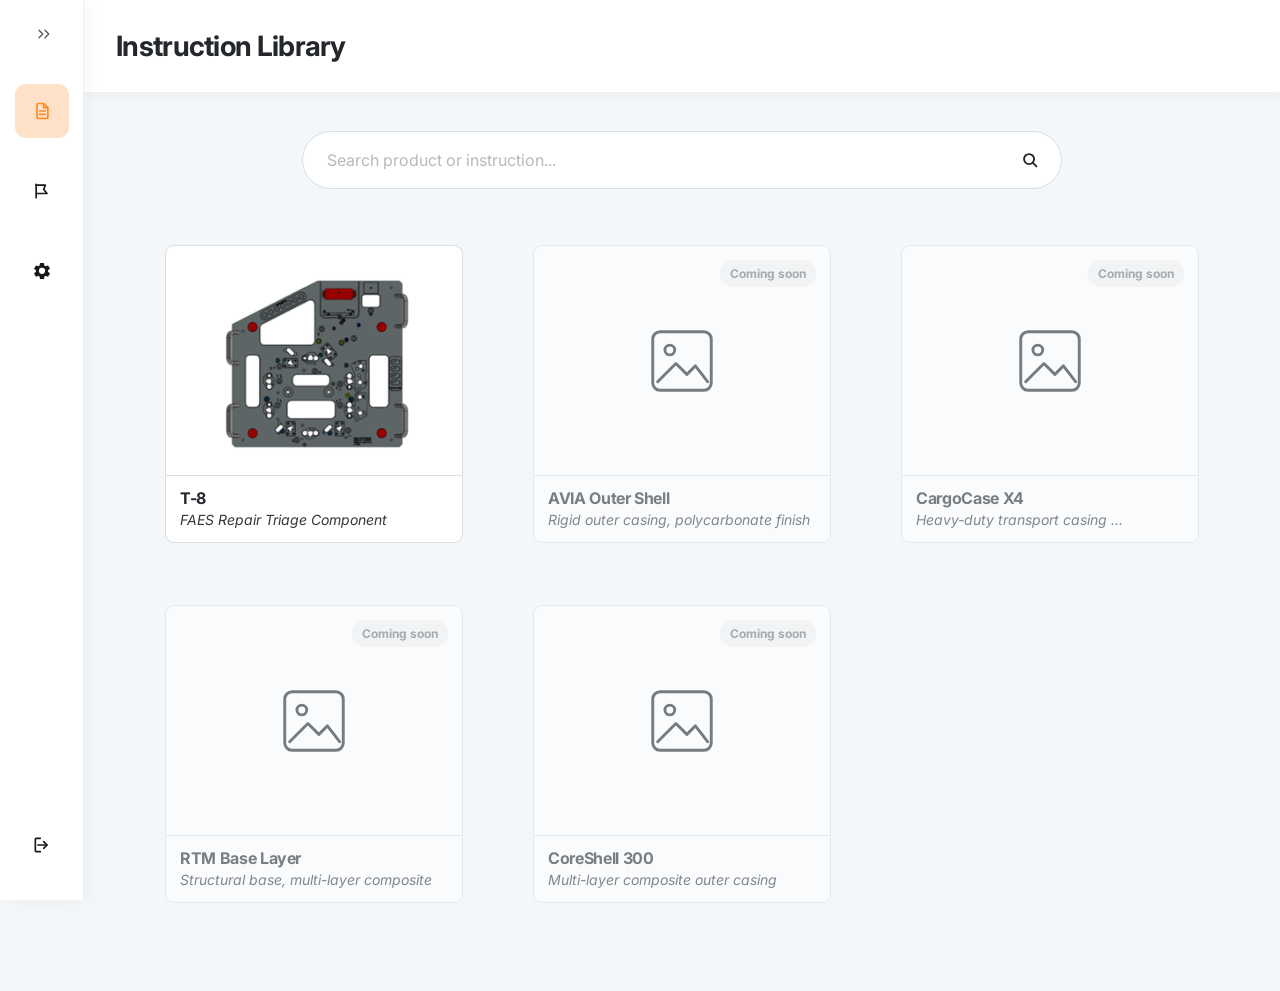
<file: index.html>
<!DOCTYPE html>
<html lang="en">
<head>
  <meta charset="UTF-8">
  <meta name="viewport" content="width=device-width, initial-scale=1.0">

  <title>Instruction Library | FAES Operator Platform</title>

  <link rel="preconnect" href="https://fonts.googleapis.com">
  <link rel="preconnect" href="https://fonts.gstatic.com" crossorigin>
  <link
    href="https://fonts.googleapis.com/css2?family=Inter:ital,wght@0,400;0,500;0,600;0,700;1,400;1,500&display=swap"
    rel="stylesheet"
  >

  <link rel="stylesheet" href="css/styles.css">
</head>

<body>
  <div class="app-shell">

    <aside class="sidebar" aria-label="Primary navigation">
        <button
            class="sidebar-collapse-button"
            type="button"
            aria-label="Close navigation"
            aria-expanded="true"
        >
            <svg viewBox="0 0 24 24" aria-hidden="true">
                <path d="M16 7L11 12L16 17"></path>
                <path d="M8 7L3 12L8 17"></path>
            </svg>
        </button>
        
        <div class="sidebar-brand">
            <img
                src="assets/images/faes-logo.png"
                alt="FAES logo"
                class="sidebar-logo"
            >

            <div class="sidebar-user">
                <strong>FAES</strong>
                <span>John Doe</span>
            </div>


        </div>

        <nav class="sidebar-navigation">
            <div class="sidebar-group">
                <span class="sidebar-section-label">OVERVIEW</span>

                <a class="sidebar-link sidebar-link--active" href="index.html">
                    <svg viewBox="0 0 24 24" aria-hidden="true">
                        <path d="M7 3H14L19 8V20C19 20.55 18.55 21 18 21H7C6.45 21 6 20.55 6 20V4C6 3.45 6.45 3 7 3Z"></path>
                        <path d="M14 3V8H19"></path>
                        <path d="M9 12H16"></path>
                        <path d="M9 16H16"></path>
                    </svg>

                    <span>Instruction Library</span>
                </a>
            </div>

            <div class="sidebar-group">
                <span class="sidebar-section-label">REPORTS</span>

                <a class="sidebar-link" href="reports.html">
                    <svg viewBox="0 0 24 24" aria-hidden="true">
                        <path d="M5 4V20"></path>
                        <path d="M5 5H16L14 10L18 15H5"></path>
                    </svg>

                    <span>My Reports</span>
                </a>
            </div>

            <div class="sidebar-group">
                <span class="sidebar-section-label">SETTINGS</span>

                <a class="sidebar-link" href="#">
                    <svg viewBox="0 0 24 24" aria-hidden="true">
                        <path
                            fill="currentColor"
                            stroke="none"
                            d="M19.14 12.94c.04-.31.06-.62.06-.94s-.02-.63-.07-.94l2.03-1.58a.5.5 0 0 0 .12-.64l-1.92-3.32a.5.5 0 0 0-.61-.22l-2.39.96a7.2 7.2 0 0 0-1.62-.94L14.5 2.81A.5.5 0 0 0 14 2.4h-4a.5.5 0 0 0-.5.41L9.14 5.35c-.58.24-1.12.55-1.62.94l-2.39-.96a.5.5 0 0 0-.61.22L2.6 8.87a.5.5 0 0 0 .12.64l2.03 1.58c-.05.31-.08.63-.08.95s.03.64.08.95L2.72 14.57a.5.5 0 0 0-.12.64l1.92 3.32a.5.5 0 0 0 .61.22l2.39-.96c.5.39 1.04.7 1.62.94l.36 2.54c.04.24.25.42.5.42h4c.25 0 .46-.18.5-.42l.36-2.54c.58-.24 1.12-.55 1.62-.94l2.39.96a.5.5 0 0 0 .61-.22l1.92-3.32a.5.5 0 0 0-.12-.64l-2.03-1.57ZM12 15.5A3.5 3.5 0 1 1 12 8a3.5 3.5 0 0 1 0 7.5Z"
                        />
                    </svg>

 
 

                    <span>Settings</span>
                </a>
            </div>
        </nav>

        <a class="sidebar-link sidebar-link--logout" href="#">
            <svg viewBox="0 0 24 24" aria-hidden="true">
                <path d="M14 8L18 12L14 16"></path>
                <path d="M18 12H7"></path>
                <path d="M10 4H5C4.45 4 4 4.45 4 5V19C4 19.55 4.45 20 5 20H10"></path>
            </svg>

            <span>Log out</span>
        </a>
    </aside>

    <div class="main-area">
      <header class="top-header">
        <h1>Instruction Library</h1>
      </header>

      <main class="library-page">
        <section class="library-search-section" aria-label="Search instructions">
          <label class="search-field">
            <span class="visually-hidden">Search product or instruction</span>

            <input
                id="instruction-search"
                type="search"
                placeholder="Search product or instruction..."
                aria-label="Search product or instruction"                
            >

            <svg viewBox="0 0 24 24" aria-hidden="true">
              <circle cx="11" cy="11" r="5.5"></circle>
              <path d="M15.2 15.2L19 19"></path>
            </svg>
          </label>
        </section>

        <section class="instruction-grid" aria-label="Available instructions">

            <button
            class="instruction-card instruction-card--button"
            type="button"
            data-open-modal="instruction-preview"
            >
                <div class="instruction-card__image">
                    <img src="assets/images/t8.png" alt="T-8 repair triage component">
                </div>

                <div class="instruction-card__content">
                    <h2>T-8</h2>
                    <p>FAES Repair Triage Component</p>
                </div>
            </button>

            <article class="instruction-card instruction-card--disabled">
                <div class="instruction-card__image">
                <span class="instruction-card__badge">Coming soon</span>
                <svg class="placeholder-icon" viewBox="0 0 64 64" aria-hidden="true">
                    <rect x="8" y="8" width="48" height="48" rx="6"></rect>
                    <circle cx="22" cy="23" r="4"></circle>
                    <path d="M12 49L27 34L36 43L43 36L53 49"></path>
                </svg>
                </div>

                <div class="instruction-card__content">
                <h2>AVIA Outer Shell</h2>
                <p>Rigid outer casing, polycarbonate finish</p>
                </div>
            </article>


            <article class="instruction-card instruction-card--disabled">
                <div class="instruction-card__image">
                <span class="instruction-card__badge">Coming soon</span>
                <svg class="placeholder-icon" viewBox="0 0 64 64" aria-hidden="true">
                    <rect x="8" y="8" width="48" height="48" rx="6"></rect>
                    <circle cx="22" cy="23" r="4"></circle>
                    <path d="M12 49L27 34L36 43L43 36L53 49"></path>
                </svg>
                </div>

                <div class="instruction-card__content">
                <h2>CargoCase X4</h2>
                <p>Heavy-duty transport casing ...</p>
                </div>
            </article>

            <article class="instruction-card instruction-card--disabled">
                <div class="instruction-card__image">
                <span class="instruction-card__badge">Coming soon</span>
                <svg class="placeholder-icon" viewBox="0 0 64 64" aria-hidden="true">
                    <rect x="8" y="8" width="48" height="48" rx="6"></rect>
                    <circle cx="22" cy="23" r="4"></circle>
                    <path d="M12 49L27 34L36 43L43 36L53 49"></path>
                </svg>
                </div>

                <div class="instruction-card__content">
                <h2>RTM Base Layer</h2>
                <p>Structural base, multi-layer composite</p>
                </div>
            </article>

            <article class="instruction-card instruction-card--disabled">
                <div class="instruction-card__image">
                <span class="instruction-card__badge">Coming soon</span>
                <svg class="placeholder-icon" viewBox="0 0 64 64" aria-hidden="true">
                    <rect x="8" y="8" width="48" height="48" rx="6"></rect>
                    <circle cx="22" cy="23" r="4"></circle>
                    <path d="M12 49L27 34L36 43L43 36L53 49"></path>
                </svg>
                </div>

                <div class="instruction-card__content">
                <h2>CoreShell 300</h2>
                <p>Multi-layer composite outer casing</p>
                </div>
            </article>
        </section>
        <p class="search-empty-state" id="search-empty-state" hidden>
            No instructions found. Try a different search term.
        </p>
      </main>
    </div>

  </div>

  <dialog
  class="instruction-dialog instruction-preview-dialog"
  id="instruction-preview-dialog"
  aria-labelledby="instruction-preview-title"
>
  <div class="instruction-preview-dialog__content">
    <div class="instruction-preview-dialog__image">
      <img src="assets/images/t8.png" alt="T-8 repair triage component">
    </div>

    <div class="dialog-divider"></div>

        <div class="instruction-preview-dialog__details">
            <h2 id="instruction-preview-title">T-8</h2>
            <p class="instruction-preview-dialog__description">
                FAES Repair Triage Component
            </p>

            <div class="instruction-meta">
                <span><strong>Duration:</strong> 2h 18min</span>
                <span><strong>Steps:</strong> 27</span>
            </div>
        </div>

        <div class="dialog-divider"></div>

        <div class="dialog-actions">
            <button
                class="dialog-button dialog-button--secondary"
                type="button"
                id="close-preview-button"
            >
                Close
            </button>

            <button
                class="dialog-button dialog-button--primary"
                type="button"
                id="start-instruction-button"
            >
                Start
            </button>
        </div>
    </div>
</dialog>

<dialog
  class="instruction-dialog package-code-dialog"
  id="package-code-dialog"
  aria-labelledby="package-code-title"
>
    <div class="package-code-dialog__content">
        <h2 id="package-code-title">
        Please enter the code of the package you are working on:
        </h2>

        <label class="package-code-field">
            <span class="visually-hidden">Package code</span>

            <input
                id="package-code-input"
                type="text"
                placeholder="Type..."
                autocomplete="off"
            >
        </label>

        <p class="package-code-error" id="package-code-error" hidden>
        Enter a package code before continuing.
        </p>

        <div class="dialog-divider"></div>

        <div class="dialog-actions">
            <button
                class="dialog-button dialog-button--secondary"
                type="button"
                id="cancel-package-code-button"
            >
                Cancel
            </button>

            <button
                class="dialog-button dialog-button--primary"
                type="button"
                id="confirm-package-code-button"
            >
                Done
            </button>
        </div>
    </div>
</dialog>

  <script src="js/script.js"></script>
</body>
</html>
</file>
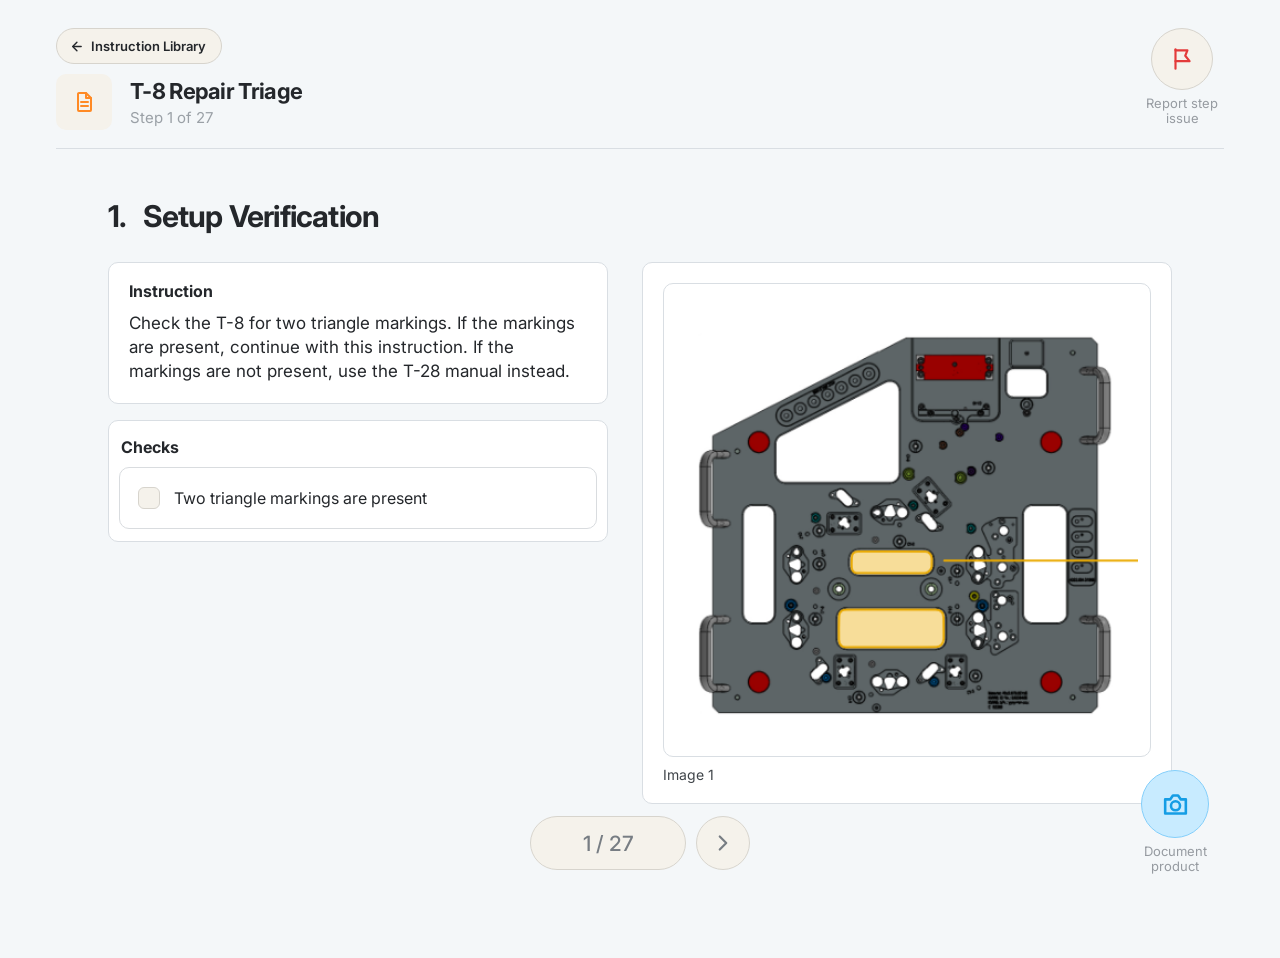
<file: instruction.html>
<!DOCTYPE html>
<html lang="en">
<head>
  <meta charset="UTF-8">
  <meta name="viewport" content="width=device-width, initial-scale=1.0">

  <title>T-8 Repair Triage | FAES Operator Platform</title>

  <link rel="preconnect" href="https://fonts.googleapis.com">
  <link rel="preconnect" href="https://fonts.gstatic.com" crossorigin>
  <link
    href="https://fonts.googleapis.com/css2?family=Inter:ital,wght@0,400;0,500;0,600;0,700;1,400;1,500&display=swap"
    rel="stylesheet"
  >

  <link rel="stylesheet" href="css/styles.css">
</head>

<body class="instruction-page">
  <div class="instruction-app">

    <div class="instruction-fixed-header">
      <header class="instruction-topbar">
        <button
          class="back-to-library-button"
          id="back-to-library-button"
          type="button"
        >
          <svg viewBox="0 0 24 24" aria-hidden="true">
            <path d="M14 6L8 12L14 18"></path>
            <path d="M9 12H20"></path>
          </svg>

          <span>Instruction Library</span>
        </button>

        <button
          class="report-step-issue-button"
          id="report-step-issue-button"
          type="button"
          aria-label="Report step issue"
        >
          <span class="report-step-issue-button__icon">
            <svg viewBox="0 0 24 24" aria-hidden="true">
              <path d="M6 3V21"></path>
              <path d="M6 4H17L15 9L19 14H6"></path>
            </svg>
          </span>

          <span>Report step<br>issue</span>
        </button>
      </header>

      <section class="instruction-heading">
        <div class="instruction-heading__icon">
          <svg viewBox="0 0 24 24" aria-hidden="true">
            <path d="M7 3H14L19 8V20C19 20.55 18.55 21 18 21H7C6.45 21 6 20.55 6 20V4C6 3.45 6.45 3 7 3Z"></path>
            <path d="M14 3V8H19"></path>
            <path d="M9 12H16"></path>
            <path d="M9 16H16"></path>
          </svg>
        </div>

        <div>
          <h1>T-8 Repair Triage</h1>
          <p id="instruction-step-label">Step 1 of 27</p>
        </div>
      </section>

      <div class="instruction-page-divider"></div>
    </div>

    <main class="instruction-main-content">
      <h2 class="instruction-step-title" id="instruction-step-title"></h2>

      <section
        class="instruction-step-layout instruction-step-layout--no-images"
        id="instruction-step-layout"
      >
        <div
          class="instruction-warning"
          id="instruction-warning"
          hidden
        ></div>

        <div class="instruction-step-primary">
          <article class="instruction-panel instruction-panel--instruction">
            <h3>Instruction</h3>

            <p id="instruction-text"></p>
          </article>

          <article class="instruction-panel instruction-panel--checks">
            <h3>Checks</h3>

            <div
              class="instruction-check-list"
              id="instruction-check-list"
            ></div>
          </article>
        </div>

        <aside
          class="instruction-image-panel"
          id="instruction-image-panel"
          hidden
        >
          <h3>Reference images</h3>

          <div
            class="instruction-image-list"
            id="instruction-image-list"
          ></div>
        </aside>
      </section>
    </main>

    <nav
      class="instruction-step-navigation"
      aria-label="Instruction navigation"
    >
      <button
        class="instruction-navigation-button"
        id="previous-step-button"
        type="button"
        aria-label="Previous step"
        hidden
      >
        <svg viewBox="0 0 24 24" aria-hidden="true">
          <path d="M15 6L9 12L15 18"></path>
        </svg>
      </button>

      <span class="instruction-step-counter" id="instruction-step-counter">
        1 / 27
      </span>

      <button
        class="instruction-navigation-button"
        id="next-step-button"
        type="button"
        aria-label="Next step"
      >
        <svg viewBox="0 0 24 24" aria-hidden="true">
          <path d="M9 6L15 12L9 18"></path>
        </svg>
      </button>
    </nav>

    <button
      class="document-product-button"
      id="document-product-button"
      type="button"
      aria-label="Document product"
    >
      <span class="document-product-button__icon">
        <svg viewBox="0 0 24 24" aria-hidden="true">
          <path d="M4 8H8L10 5H14L16 8H20V19H4Z"></path>
          <circle cx="12" cy="13" r="3.5"></circle>
        </svg>
      </span>

      <span>Document<br>product</span>
    </button>

    <dialog
      class="instruction-dialog leave-instruction-dialog"
      id="leave-instruction-dialog"
      aria-labelledby="leave-instruction-title"
    >
      <div class="leave-instruction-dialog__content">
        <h2 id="leave-instruction-title">Leave instruction?</h2>

        <p>
          Your progress in this instruction will not be saved.
        </p>

        <div class="dialog-divider"></div>

        <div class="dialog-actions">
          <button
            class="dialog-button dialog-button--secondary"
            type="button"
            id="stay-in-instruction-button"
          >
            Stay here
          </button>

          <button
            class="dialog-button dialog-button--primary"
            type="button"
            id="confirm-leave-instruction-button"
          >
            Leave instruction
          </button>
        </div>
      </div>
    </dialog>

  </div>
  <dialog class="issue-report-dialog" id="issue-report-dialog">
  <form class="issue-report-dialog__content" id="issue-report-form">
    <div class="issue-report-dialog__heading">
      <div class="issue-report-dialog__icon" aria-hidden="true">
        <svg viewBox="0 0 24 24">
          <path d="M5 3V21"></path>
          <path d="M5 4H16L14 8L18 12H5"></path>
        </svg>
      </div>

      <div>
        <h2>Issue Report</h2>
        <p>Found a problem with this step? Let us know so we can fix it.</p>
      </div>
    </div>

    <label class="issue-report-field">
      <span>Issue Title</span>
      <input
        type="text"
        id="issue-report-title"
        name="issue-title"
        placeholder="Type..."
        required
      />
    </label>

    <label class="issue-report-field">
      <span>Issue Description</span>
      <textarea
        id="issue-report-description"
        name="issue-description"
        placeholder="Type..."
        rows="4"
        required
      ></textarea>
    </label>

    <label class="issue-report-field">
      <span>Upload Image</span>

      <span class="issue-report-upload">
        <input
          type="file"
          id="issue-report-image"
          name="issue-image"
          accept="image/*"
        />

        <span class="issue-report-upload__content">
          <svg viewBox="0 0 24 24" aria-hidden="true">
            <rect x="3" y="5" width="18" height="14" rx="2"></rect>
            <circle cx="8" cy="10" r="1.5"></circle>
            <path d="M3 16L8 12L12 15L15 12L21 17"></path>
          </svg>

          <span id="issue-report-upload-text">Image</span>
        </span>
      </span>
    </label>

    <p class="issue-report-error" id="issue-report-error" hidden>
      Please complete the required fields.
    </p>

    <div class="issue-report-dialog__actions">
      <button
        class="issue-report-button issue-report-button--secondary"
        type="button"
        id="cancel-issue-report-button"
      >
        Cancel
      </button>

      <button
        class="issue-report-button issue-report-button--primary"
        type="submit"
      >
        Send issue report
      </button>
    </div>
  </form>
</dialog>

<div class="issue-report-toast" id="issue-report-toast" hidden>
  Issue report sent successfully.
</div>

<dialog
  class="product-documentation-dialog"
  id="product-documentation-dialog"
  aria-labelledby="product-documentation-title"
>
  <form
    class="product-documentation-dialog__content"
    id="product-documentation-form"
  >
    <div class="product-documentation-dialog__heading">
      <div class="product-documentation-dialog__icon" aria-hidden="true">
        <svg viewBox="0 0 24 24">
          <path d="M4 8H8L10 5H14L16 8H20V19H4Z"></path>
          <circle cx="12" cy="13" r="3.5"></circle>
        </svg>
      </div>

      <div>
        <h2 id="product-documentation-title">Document the product</h2>

        <p>
          Current product code:
          <strong id="documentation-package-code">—</strong>
        </p>
      </div>
    </div>

    <label class="product-documentation-field">
      <span>Upload image of the product</span>

      <span class="product-documentation-upload">
        <input
          type="file"
          id="product-documentation-image"
          accept="image/*"
          multiple
        />

        <span
          class="product-documentation-upload__placeholder"
          id="product-documentation-upload-placeholder"
        >
          <svg viewBox="0 0 24 24" aria-hidden="true">
            <rect x="3" y="5" width="18" height="14" rx="2"></rect>
            <circle cx="8" cy="10" r="1.5"></circle>
            <path d="M3 16L8 12L12 15L15 12L21 17"></path>
          </svg>

          <span>Image</span>
        </span>

        <span
        class="product-documentation-upload__previews"
        id="product-documentation-image-previews"
        hidden
        ></span>
      </span>
    </label>

    <label class="product-documentation-field">
      <span>Notes</span>

      <textarea
        id="product-documentation-notes"
        placeholder="Type..."
        rows="3"
      ></textarea>
    </label>

    <fieldset class="product-documentation-damage">
      <legend>Is there any damage on the product?</legend>

      <div class="product-documentation-damage__options">
        <label>
          <input
            type="radio"
            name="product-damage"
            value="yes"
            id="product-damage-yes"
          />
          <span>Yes</span>
        </label>

        <label>
          <input
            type="radio"
            name="product-damage"
            value="no"
            id="product-damage-no"
          />
          <span>No</span>
        </label>
      </div>
    </fieldset>

    <label
      class="product-documentation-field product-documentation-field--damage-description"
      id="product-damage-description-field"
      hidden
    >
      <span>Describe the damage</span>

      <textarea
        id="product-damage-description"
        placeholder="Type..."
        rows="3"
      ></textarea>
    </label>

    <p
      class="product-documentation-error"
      id="product-documentation-error"
      hidden
    >
      Please upload an image and select whether there is damage.
    </p>

    <div class="product-documentation-dialog__actions">
      <button
        class="product-documentation-button product-documentation-button--secondary"
        type="button"
        id="cancel-product-documentation-button"
      >
        Cancel
      </button>

      <button
        class="product-documentation-button product-documentation-button--primary"
        type="submit"
      >
        Save
      </button>
    </div>
  </form>
</dialog>

<div
  class="product-documentation-toast"
  id="product-documentation-toast"
  hidden
>
  Product documentation saved successfully.
</div>

  <script src="js/instruction-stepper.js"></script>
</body>
</html>
</file>
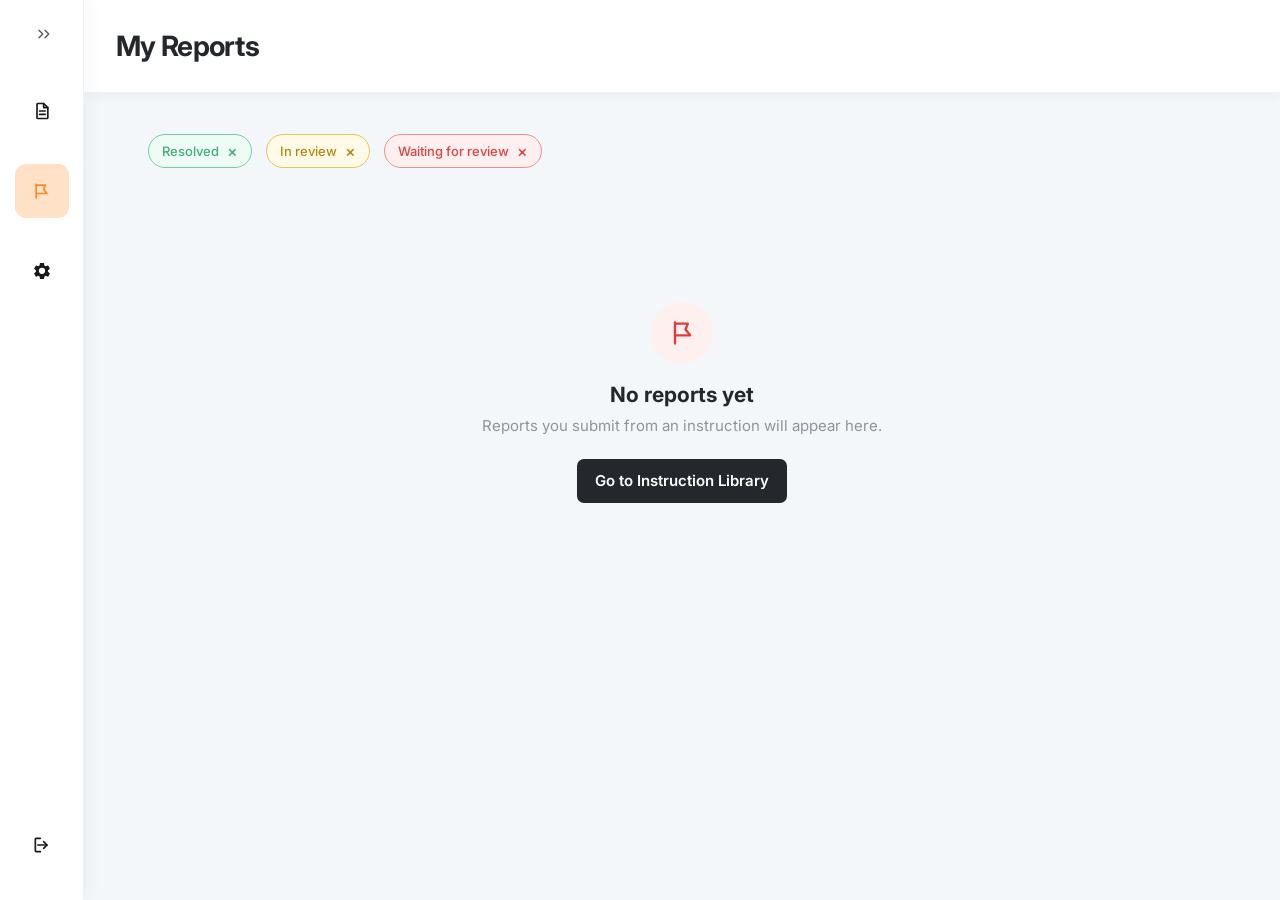
<file: reports.html>
<!DOCTYPE html>
<html lang="en">
<head>
  <meta charset="UTF-8">
  <meta name="viewport" content="width=device-width, initial-scale=1.0">

  <title>My Reports | FAES Operator Platform</title>

  <link rel="preconnect" href="https://fonts.googleapis.com">
  <link rel="preconnect" href="https://fonts.gstatic.com" crossorigin>
  <link
    href="https://fonts.googleapis.com/css2?family=Inter:ital,wght@0,400;0,500;0,600;0,700;1,400;1,500&display=swap"
    rel="stylesheet"
  >

  <link rel="stylesheet" href="css/styles.css">
</head>

<body>
  <div class="app-shell">

    <aside class="sidebar" aria-label="Primary navigation">
        <button
            class="sidebar-collapse-button"
            type="button"
            aria-label="Close navigation"
            aria-expanded="true"
        >
            <svg viewBox="0 0 24 24" aria-hidden="true">
                <path d="M16 7L11 12L16 17"></path>
                <path d="M8 7L3 12L8 17"></path>
            </svg>
        </button>
        
        <div class="sidebar-brand">
            <img
                src="assets/images/faes-logo.png"
                alt="FAES logo"
                class="sidebar-logo"
            >

            <div class="sidebar-user">
                <strong>FAES</strong>
                <span>John Doe</span>
            </div>


        </div>

        <nav class="sidebar-navigation">
            <div class="sidebar-group">
                <span class="sidebar-section-label">OVERVIEW</span>

                <a class="sidebar-link" href="index.html">
                    <svg viewBox="0 0 24 24" aria-hidden="true">
                        <path d="M7 3H14L19 8V20C19 20.55 18.55 21 18 21H7C6.45 21 6 20.55 6 20V4C6 3.45 6.45 3 7 3Z"></path>
                        <path d="M14 3V8H19"></path>
                        <path d="M9 12H16"></path>
                        <path d="M9 16H16"></path>
                    </svg>

                    <span>Instruction Library</span>
                </a>
            </div>

            <div class="sidebar-group">
                <span class="sidebar-section-label">REPORTS</span>

                <a class="sidebar-link sidebar-link--active" href="reports.html">
                    <svg viewBox="0 0 24 24" aria-hidden="true">
                        <path d="M5 4V20"></path>
                        <path d="M5 5H16L14 10L18 15H5"></path>
                    </svg>

                    <span>My Reports</span>
                </a>
            </div>

            <div class="sidebar-group">
                <span class="sidebar-section-label">SETTINGS</span>

                <a class="sidebar-link" href="#">
                    <svg viewBox="0 0 24 24" aria-hidden="true">
                        <path
                            fill="currentColor"
                            stroke="none"
                            d="M19.14 12.94c.04-.31.06-.62.06-.94s-.02-.63-.07-.94l2.03-1.58a.5.5 0 0 0 .12-.64l-1.92-3.32a.5.5 0 0 0-.61-.22l-2.39.96a7.2 7.2 0 0 0-1.62-.94L14.5 2.81A.5.5 0 0 0 14 2.4h-4a.5.5 0 0 0-.5.41L9.14 5.35c-.58.24-1.12.55-1.62.94l-2.39-.96a.5.5 0 0 0-.61.22L2.6 8.87a.5.5 0 0 0 .12.64l2.03 1.58c-.05.31-.08.63-.08.95s.03.64.08.95L2.72 14.57a.5.5 0 0 0-.12.64l1.92 3.32a.5.5 0 0 0 .61.22l2.39-.96c.5.39 1.04.7 1.62.94l.36 2.54c.04.24.25.42.5.42h4c.25 0 .46-.18.5-.42l.36-2.54c.58-.24 1.12-.55 1.62-.94l2.39.96a.5.5 0 0 0 .61-.22l1.92-3.32a.5.5 0 0 0-.12-.64l-2.03-1.57ZM12 15.5A3.5 3.5 0 1 1 12 8a3.5 3.5 0 0 1 0 7.5Z"
                        />
                    </svg>


                    <span>Settings</span>
                </a>
            </div>
        </nav>

        <a class="sidebar-link sidebar-link--logout" href="#">
            <svg viewBox="0 0 24 24" aria-hidden="true">
                <path d="M14 8L18 12L14 16"></path>
                <path d="M18 12H7"></path>
                <path d="M10 4H5C4.45 4 4 4.45 4 5V19C4 19.55 4.45 20 5 20H10"></path>
            </svg>

            <span>Log out</span>
        </a>
    </aside>

    <div class="main-area">
      <header class="top-header">
        <h1>My Reports</h1>
      </header>

        <main class="reports-page">
            <section class="reports-filters" aria-label="Filter reports by status">
                <button
                    class="report-filter report-filter--resolved"
                    type="button"
                    data-status-filter="Resolved"
                >
                    Resolved
                    <span aria-hidden="true">×</span>
                </button>

                <button
                    class="report-filter report-filter--review"
                    type="button"
                    data-status-filter="In review"
                >
                    In review
                    <span aria-hidden="true">×</span>
                </button>

                <button
                    class="report-filter report-filter--waiting"
                    type="button"
                    data-status-filter="Waiting for review"
                >
                    Waiting for review
                    <span aria-hidden="true">×</span>
                </button>
            </section>


            <section
                class="reports-grid"
                id="reports-grid"
                aria-live="polite"
            ></section>

            <section
                class="reports-empty-state"
                id="reports-empty-state"
                hidden
            >
                <div class="reports-empty-state__icon" aria-hidden="true">
                <svg viewBox="0 0 24 24">
                    <path d="M6 3V21"></path>
                    <path d="M6 4H17L15 9L19 14H6"></path>
                </svg>
                </div>

                <h2>No reports yet</h2>

                <p>
                Reports you submit from an instruction will appear here.
                </p>

                <a class="reports-empty-state__button" href="index.html">
                Go to Instruction Library
                </a>
            </section>
        </main>
    </div>

  </div>

 



  <script src="js/reports.js"></script>
</body>
</html>
</file>
<file: css/styles.css>
:root {
  --page-background: #f4f7f9;
  --surface: #ffffff;
  --border: #d9dee3;
  --text-primary: #24272b;
  --text-muted: #a4a9af;
  --accent: #ff8a24;
  --accent-soft: #fee1c7;

  --sidebar-width: 84px;
  --header-height: 92px;

  --page-horizontal-padding: 118px;
  --shadow: 0 5px 18px rgba(26, 36, 46, 0.05);
}

* {
  box-sizing: border-box;
  margin: 0;
  padding: 0;
}

html {
  min-width: 320px;
}

body {
  min-height: 100vh;
  font-family: "Inter", Arial, sans-serif;
  background-color: var(--page-background);
  color: var(--text-primary);
}

button,
input {
  font: inherit;
}

a {
  color: inherit;
  text-decoration: none;
}

svg {
  display: block;
}

.app-shell {
  min-height: 100vh;
  display: flex;
}

.sidebar {
  position: fixed;
  inset: 0 auto 0 0;
  width: var(--sidebar-width);
  min-height: 100vh;
  z-index: 10;

  display: flex;
  flex-direction: column;
  align-items: center;

  background-color: var(--surface);
  border-right: 1px solid #edf0f2;
  box-shadow: 4px 0 16px rgba(32, 42, 52, 0.04);
}

.sidebar-collapse-button {
  width: 100%;
  height: 68px;

  display: grid;
  place-items: center;

  border: 0;
  background: transparent;
  color: #53585e;
  cursor: pointer;
}

.sidebar-collapse-button svg {
  width: 18px;
  height: 18px;
  fill: none;
  stroke: currentColor;
  stroke-linecap: round;
  stroke-linejoin: round;
  stroke-width: 1.8;
}

.sidebar-navigation {
  display: flex;
  flex-direction: column;
  align-items: center;
  gap: 26px;
  margin-top: 16px;
}

.sidebar-link {
  width: 54px;
  height: 54px;
  border-radius: 11px;

  display: grid;
  place-items: center;

  color: #17191b;
}

.sidebar-link svg {
  width: 20px;
  height: 20px;
  fill: none;
  stroke: currentColor;
  stroke-linecap: round;
  stroke-linejoin: round;
  stroke-width: 2;
}

.sidebar-link--active {
  background-color: var(--accent-soft);
  color: var(--accent);
}

.sidebar-link--logout {
  margin-top: auto;
  margin-bottom: 28px;
}

.main-area {
  width: calc(100% - var(--sidebar-width));
  min-height: 100vh;
  margin-left: var(--sidebar-width);
}

.top-header {
  height: var(--header-height);
  display: flex;
  align-items: center;

  padding: 0 32px;

  background-color: var(--surface);
  box-shadow: 0 4px 12px rgba(33, 43, 54, 0.04);
}

.top-header h1 {
  font-size: 28px;
  font-weight: 700;
  letter-spacing: -0.7px;
}

.library-page {
  min-height: calc(100vh - var(--header-height));
  padding: 39px var(--page-horizontal-padding) 88px;
}

.library-search-section {
  display: flex;
  justify-content: center;
}

.search-field {
  width: min(760px, 100%);
  height: 58px;

  display: flex;
  align-items: center;
  gap: 16px;

  padding: 0 20px 0 24px;

  background-color: var(--surface);
  border: 1px solid var(--border);
  border-radius: 999px;
}

.search-field input {
  width: 100%;
  height: 100%;

  border: 0;
  outline: 0;
  background: transparent;

  font-size: 16px;
  color: var(--text-primary);
}

.search-field input::placeholder {
  color: #b5b9be;
}

.search-field svg {
  width: 22px;
  height: 22px;

  flex: 0 0 auto;
  fill: none;
  stroke: #202326;
  stroke-linecap: round;
  stroke-linejoin: round;
  stroke-width: 2;
}

.instruction-grid {
  margin-top: 56px;

  display: grid;
  grid-template-columns: repeat(3, 298px);
  justify-content: center;
  column-gap: 70px;
  row-gap: 62px;
}

.instruction-card {
  height: 298px;
  overflow: hidden;

  background-color: var(--surface);
  border: 1px solid var(--border);
  border-radius: 9px;
}

.instruction-card__image {
  height: 230px;

  display: grid;
  place-items: center;

  border-bottom: 1px solid var(--border);
}

.instruction-card__image img {
  display: block;
  max-width: 82%;
  max-height: 84%;
  object-fit: contain;
}

.placeholder-icon {
  width: 78px;
  height: 78px;

  fill: none;
  stroke: #202326;
  stroke-linecap: round;
  stroke-linejoin: round;
  stroke-width: 2.4;
}

.instruction-card__content {
  min-height: 68px;
  padding: 13px 14px 10px;
}

.instruction-card__content h2 {
  margin-bottom: 3px;

  font-size: 16px;
  font-weight: 700;
  line-height: 1.2;
  letter-spacing: -0.35px;
}

.instruction-card__content p {
  overflow: hidden;

  color: #33363a;

  font-size: 14px;
  font-style: italic;
  line-height: 1.3;
  text-overflow: ellipsis;
  white-space: nowrap;
}

@media (max-width: 1250px) {
  .instruction-grid {
    grid-template-columns: repeat(2, 298px);
  }
}

@media (max-width: 760px) {
  .instruction-grid {
    grid-template-columns: minmax(0, 298px);
    row-gap: 32px;
  }
}

.visually-hidden {
  position: absolute;
  width: 1px;
  height: 1px;
  overflow: hidden;
  clip: rect(0 0 0 0);
  white-space: nowrap;
}

@media (max-width: 900px) {
  :root {
    --page-horizontal-padding: 44px;
  }

  .top-header h1 {
    font-size: 27px;
  }
}

@media (max-width: 600px) {
  :root {
    --sidebar-width: 64px;
    --page-horizontal-padding: 20px;
  }

  .sidebar-link {
    width: 44px;
    height: 44px;
  }

  .top-header {
    padding: 0 22px;
  }

  .top-header h1 {
    font-size: 23px;
  }

  .search-field {
    height: 56px;
  }

  .search-field input {
    font-size: 15px;
  }
}

.sidebar {
  transition: width 220ms ease;
}

.sidebar--expanded {
  width: 228px;
  align-items: stretch;
  padding: 14px 10px 18px;
}

.sidebar--expanded + .main-area {
  width: calc(100% - 228px);
  margin-left: 228px;
  transition: margin-left 220ms ease, width 220ms ease;
}

.sidebar-brand {
  display: none;
}

.sidebar--expanded .sidebar-brand {
  display: flex;
  align-items: center;
  gap: 9px;
  min-height: 42px;
  padding: 0 8px;
}

.sidebar-logo {
  width: 40px;
  height: 40px;
  object-fit: contain;
}

.sidebar-user {
  display: flex;
  flex: 1;
  flex-direction: column;
  min-width: 0;
  gap: 1px;
}

.sidebar-user strong {
  font-size: 14px;
  font-weight: 700;
  line-height: 1.1;
}

.sidebar-user span {
  color: #9ba1a7;
  font-size: 12px;
  line-height: 1.1;
}

.sidebar--expanded .sidebar-collapse-button {
  width: 28px;
  height: 28px;
  flex: 0 0 auto;
  border-radius: 5px;
  color: #73787d;
}

.sidebar--expanded .sidebar-collapse-button svg {
  width: 15px;
  height: 15px;
}

.sidebar--expanded .sidebar-navigation {
  display: flex;
  flex-direction: column;
  align-items: stretch;
  gap: 36px;
  margin-top: 32px;
}


.sidebar--expanded .sidebar-group {
  display: flex;
  flex-direction: column;
  gap: 12px;
}

.sidebar--expanded .sidebar-section-label {
  display: block;
  padding: 0 10px;

  color: #a4a9af;
  font-size: 10px;
  font-weight: 500;
  letter-spacing: 0.04em;
  line-height: 1;
}

.sidebar--expanded .sidebar-link {
  width: 100%;
  height: 36px;

  display: flex;
  align-items: center;
  justify-content: flex-start;
  gap: 10px;

  padding: 0 10px;
  border-radius: 7px;

  font-size: 14px;
  font-weight: 500;
  line-height: 1;
}

.sidebar--expanded .sidebar-link svg {
  width: 17px;
  height: 17px;
  flex: 0 0 auto;
}

.sidebar--expanded .sidebar-link span {
  white-space: nowrap;
}

.sidebar--expanded .sidebar-link--active {
  margin-top: 0;
  background-color: var(--accent-soft);
  color: var(--accent);
}

.sidebar-section-label {
  display: none;
}









.sidebar--expanded .sidebar-link span {
  white-space: nowrap;
}

.sidebar--expanded .sidebar-link svg {
  width: 17px;
  height: 17px;
  flex: 0 0 auto;
}

.sidebar--expanded .sidebar-link span {
  display: inline;
}



.sidebar--expanded .sidebar-link--logout {
  margin: auto 0 0;
}

.sidebar:not(.sidebar--expanded) .sidebar-link span,
.sidebar:not(.sidebar--expanded) .sidebar-brand,
.sidebar:not(.sidebar--expanded) .sidebar-section-label {
  display: none;
}

.main-area {
  transition: margin-left 220ms ease, width 220ms ease;
}

.sidebar--expanded .sidebar-collapse-button {
  position: absolute;
  top: 16px;
  right: 12px;
}

.sidebar--expanded .sidebar-brand {
  padding-right: 40px;
}

.sidebar:not(.sidebar--expanded) .sidebar-collapse-button svg {
  transform: rotate(180deg);
}

.sidebar-collapse-button svg {
  transition: transform 220ms ease;
}


.search-empty-state {
  margin-top: 56px;
  text-align: center;
  color: var(--text-muted);
  font-size: 16px;
}

.instruction-card[hidden] {
  display: none;
}


.instruction-card--button {
  width: 100%;
  padding: 0;

  color: inherit;
  text-align: left;
  font: inherit;

  cursor: pointer;
}

.instruction-card--button:hover {
  border-color: #cdd3d9;
  box-shadow: 0 8px 20px rgba(26, 36, 46, 0.08);
}

.instruction-dialog {
  width: min(760px, calc(100vw - 40px));
  max-height: calc(100vh - 40px);

  margin: auto;
  padding: 0;

  overflow: auto;

  border: 0;
  border-radius: 12px;

  background-color: var(--surface);
  box-shadow: 0 24px 80px rgba(0, 0, 0, 0.28);
}

.instruction-dialog::backdrop {
  background-color: rgba(19, 22, 26, 0.76);
}

.instruction-preview-dialog__content {
  padding: 30px 42px 34px;
}

.instruction-preview-dialog__image {
  height: 250px;

  display: grid;
  place-items: center;
}

.instruction-preview-dialog__image img {
  display: block;

  max-width: 68%;
  max-height: 90%;

  object-fit: contain;
}

.dialog-divider {
  height: 1px;
  background-color: var(--border);
}

.instruction-preview-dialog__details {
  padding: 22px 0;
}

.instruction-preview-dialog__details h2 {
  margin-bottom: 4px;

  font-size: 20px;
  font-weight: 700;
}

.instruction-preview-dialog__description {
  margin-bottom: 12px;

  font-size: 16px;
  font-style: italic;
}

.instruction-meta {
  display: flex;
  flex-wrap: wrap;
  gap: 12px;
}

.instruction-meta span {
  padding: 6px 10px;

  border-radius: 7px;
  background-color: #dfe2e5;

  font-size: 14px;
  line-height: 1;
}

.dialog-actions {
  display: grid;
  grid-template-columns: repeat(2, minmax(0, 1fr));
  gap: 16px;

  padding-top: 22px;
}

.dialog-button {
  min-height: 52px;

  border-radius: 7px;

  font-size: 18px;
  font-weight: 600;

  cursor: pointer;
}

.dialog-button--secondary {
  border: 1px solid #202326;
  background-color: var(--surface);
  color: var(--text-primary);
}

.dialog-button--primary {
  border: 1px solid var(--accent);
  background-color: var(--accent);
  color: #ffffff;
}

.package-code-dialog {
  width: min(724px, calc(100vw - 40px));
}

.package-code-dialog__content {
  padding: 36px 42px 34px;
}

.package-code-dialog__content h2 {
  margin-bottom: 22px;

  font-size: 18px;
  font-weight: 700;
  line-height: 1.35;
}

.package-code-field {
  display: block;
  margin-bottom: 20px;
}

.package-code-field input {
  width: 100%;
  height: 54px;

  padding: 0 18px;

  border: 1px solid var(--border);
  border-radius: 6px;
  outline: none;

  background-color: #f7f8f9;
  color: var(--text-primary);

  font-size: 16px;
}

.package-code-field input:focus {
  border-color: var(--accent);
  background-color: var(--surface);
}

.package-code-error {
  margin: -14px 0 20px;

  color: #c73b2f;
  font-size: 14px;
}

@media (max-width: 600px) {
  .instruction-preview-dialog__content,
  .package-code-dialog__content {
    padding: 28px 22px;
  }

  .instruction-preview-dialog__image {
    height: 240px;
  }

  .dialog-actions {
    grid-template-columns: 1fr;
    gap: 12px;
  }

  .dialog-button {
    min-height: 54px;
  }
}



/* ========================================
   INSTRUCTION STEPPER PAGE
======================================== */

body.instruction-page {
  min-height: 100vh;
  background-color: var(--page-background);
}

.instruction-app {
  position: relative;

  min-height: 100vh;
  padding: 28px 56px 34px;

  display: flex;
  flex-direction: column;
}
.instruction-fixed-header {
  position: fixed;
  top: 0;
  left: 0;
  right: 0;
  z-index: 30;

  padding: 28px 56px 0;

  background-color: var(--page-background);
}

.instruction-main-content {
  flex: 1;
  padding: 190px 52px 120px;
}

.instruction-topbar {
  height: 36px;
  display: flex;
  align-items: flex-start;
  
}

.back-to-library-button {
  min-height: 36px;
  padding: 0 15px 0 10px;

  display: inline-flex;
  align-items: center;
  gap: 7px;

  border: 1px solid #d7d4cd;
  border-radius: 999px;

  background-color: #f5f2eb;
  color: var(--text-primary);

  font-size: 13px;
  font-weight: 600;

  cursor: pointer;
}

.back-to-library-button svg {
  width: 17px;
  height: 17px;

  fill: none;
  stroke: currentColor;
  stroke-linecap: round;
  stroke-linejoin: round;
  stroke-width: 2;
}

.report-step-issue-button {
  position: absolute;
  top: 28px;
  right: 56px;

  width: 84px;

  display: flex;
  flex-direction: column;
  align-items: center;
  gap: 6px;

  border: 0;
  background: transparent;
  color: #969ba1;

  font-size: 13px;
  line-height: 1.15;
  text-align: center;

  cursor: pointer;
}

.report-step-issue-button__icon {
  width: 62px;
  height: 62px;

  display: grid;
  place-items: center;

  border: 1px solid #d7d4cd;
  border-radius: 50%;

  background-color: #f5f2eb;
  color: #e33b3b;
}

.report-step-issue-button svg {
  width: 26px;
  height: 26px;

  fill: none;
  stroke: currentColor;
  stroke-linecap: round;
  stroke-linejoin: round;
  stroke-width: 2;
}

.instruction-heading {
  margin-top: 10px;

  display: flex;
  align-items: center;
  gap: 18px;
}

.instruction-heading__icon {
  width: 56px;
  height: 56px;

  display: grid;
  place-items: center;

  border-radius: 10px;
  background-color: #f5f2eb;
  color: var(--accent);
}

.instruction-heading__icon svg {
  width: 24px;
  height: 24px;

  fill: none;
  stroke: currentColor;
  stroke-linecap: round;
  stroke-linejoin: round;
  stroke-width: 2;
}

.instruction-heading h1 {
  margin-bottom: 4px;

  font-size: 22px;
  font-weight: 700;
  letter-spacing: -0.7px;
}

.instruction-heading p {
  color: #9aa0a6;
  font-size: 15px;
}

.instruction-page-divider {
  height: 1px;
  margin-top: 18px;

  background-color: var(--border);
}

.instruction-main-content {
  flex: 1;
  padding: 170px 52px 120px;
}

.instruction-step-title {
  margin-bottom: 28px;

  font-size: 30px;
  font-weight: 700;
  letter-spacing: -0.8px;
}

.instruction-step-title span {
  margin-right: 10px;
}

.instruction-step-layout {
  display: grid;
  grid-template-columns: minmax(0, 500px) minmax(0, 1fr);
  grid-template-areas:
    "primary images";
  gap: 22px 34px;
  align-items: start;
}

.instruction-step-layout--has-warning {
  grid-template-areas:
    "warning images"
    "primary images";
}

.instruction-step-layout--no-images {
  grid-template-columns: minmax(0, 1fr);
  grid-template-areas:
    "primary";
}

.instruction-step-layout--no-images.instruction-step-layout--has-warning {
  grid-template-areas:
    "warning"
    "primary";
}

.instruction-step-primary {
  grid-area: primary;
  min-width: 0;

  display: flex;
  flex-direction: column;
  gap: 16px;
}

.instruction-step-layout--no-images .instruction-step-primary {
  grid-area: primary;

  width: 100%;
  max-width: 786px;
}

.instruction-panel {
  border: 1px solid var(--border);
  border-radius: 10px;

  background-color: var(--surface);
}

.instruction-panel h3,
.instruction-image-panel h3 {
  margin-bottom: 10px;

  font-size: 16px;
  font-weight: 700;
}

.instruction-panel--instruction {
  width: 100%;
  max-width: none;
  padding: 18px 20px 20px;
}

.instruction-step-layout--no-images .instruction-panel--instruction,
.instruction-step-layout--no-images .instruction-panel--checks {
  max-width: none;
}

.instruction-panel--instruction p {
  font-size: 17px;
  line-height: 1.42;
}

.instruction-panel--checks {
  width: 100%;
  max-width: none;
  padding: 16px 10px 12px;
}

.instruction-panel--checks h3 {
  padding: 0 2px;
}

.instruction-check-list {
  display: flex;
  flex-direction: column;
  gap: 12px;
}

.instruction-check {
  width: 100%;
  min-height: 62px;
  padding: 0 18px;

  display: flex;
  align-items: center;
  gap: 14px;

  border: 1px solid #d9dcdf;
  border-radius: 10px;

  background-color: var(--surface);
  color: var(--text-primary);

  font-size: 16px;
  line-height: 1.3;
  text-align: left;

  cursor: pointer;
  transition: background-color 160ms ease, border-color 160ms ease,
    color 160ms ease;
}

.instruction-check__box {
  width: 22px;
  height: 22px;
  flex: 0 0 auto;

  display: grid;
  place-items: center;

  border: 1px solid #d7d4cd;
  border-radius: 6px;

  background-color: #f5f2eb;
  color: #ffffff;
}

.instruction-check--completed {
  border-color: #a9e5c4;
  background-color: #eaf8f1;
  color: var(--text-primary);
}

.instruction-check--completed .instruction-check__box {
  border-color: #d7d4cd;
  background-color: #f5f2eb;
}

.instruction-check--completed .instruction-check__box::after {
  content: "✓";

  color: #24272b;
  font-size: 14px;
  font-weight: 700;
}

.instruction-warning {
  grid-area: warning;

  width: 100%;
  max-width: 500px;
  min-height: 62px;
  padding: 14px 20px;

  display: flex;
  align-items: center;
  gap: 18px;

  border: 1px solid #f4ca63;
  border-radius: 10px;

  background-color: #fff9e8;
  color: var(--text-primary);

  font-size: 16px;
  font-weight: 400;
  line-height: 1.15;
}

.instruction-warning__icon {
  width: 34px;
  height: 34px;
  flex: 0 0 auto;

  display: grid;
  place-items: center;

  color: #f8d46d;
}

.instruction-warning__icon svg {
  width: 34px;
  height: 34px;

  fill: currentColor;
  stroke: none;
}

.instruction-warning__icon svg path:nth-child(2) {
  fill: none;
  stroke: #ffffff;
  stroke-linecap: round;
  stroke-width: 2.2;
}

.instruction-warning__icon svg circle {
  fill: #ffffff;
}

.instruction-warning__text {
  max-width: 370px;
}

.instruction-image-panel {
  grid-area: images;
  min-width: 0;

  padding: 20px;

  display: flex;
  flex-direction: column;

  border: 1px solid var(--border);
  border-radius: 10px;

  background-color: var(--surface);
}

.instruction-image-list {
  width: 100%;
}
.instruction-image-list--single {
  display: block;
}

.instruction-image-list--multiple {
  display: grid;
  grid-template-columns: repeat(2, minmax(0, 1fr));
  gap: 18px;
  align-items: start;
}

.instruction-image-card {
  margin: 0;
  min-width: 0;
}

.instruction-image-card img {
  width: 100%;
  display: block;
  padding: 10px;
  border: 1px solid #d9dee3;
  border-radius: 10px;
  background-color: #ffffff;
  object-fit: contain;
}

.instruction-image-list--single .instruction-image-card img {
  width: 100%;
  max-height: 520px;
  min-height: 320px;
}

.instruction-image-list--multiple .instruction-image-card img {
  width: 100%;
  max-height: 240px;
  min-height: 180px;
}

.instruction-image-card figcaption {
  margin-top: 8px;
  font-size: 14px;
  color: #3f4449;
  line-height: 1.2;
}
.instruction-image-list--multiple
  .instruction-image-card:last-child:nth-child(odd) {
  grid-column: 1 / -1;
}
.instruction-image-card {
  min-width: 0;
  margin: 0;
}

.instruction-image-card img {
  width: 100%;
  min-height: 220px;
  max-height: 340px;

  display: block;

  padding: 12px;

  border: 1px solid #d9dee3;
  border-radius: 10px;

  background-color: #ffffff;

  object-fit: contain;
}

.instruction-image-card figcaption {
  margin-top: 10px;

  color: #3f4449;

  font-size: 14px;
  line-height: 1.2;
}

.instruction-image-list--single {
  grid-template-columns: minmax(0, 1fr);
}

.instruction-image-list--single .instruction-image-card img {
  min-height: 360px;
  max-height: 520px;
}

/* One reference image: show it large and centred */
.instruction-image-list:has(img:only-child) {
  grid-template-columns: minmax(0, 1fr);
  align-content: center;
}

.instruction-image-list:has(img:only-child) img {
  height: clamp(340px, 48vh, 520px);
  max-height: none;

  object-fit: contain;
}

.instruction-step-navigation {
  position: fixed;
  left: 50%;
  bottom: 26px;
  z-index: 20;

  min-height: 62px;

  display: flex;
  align-items: center;
  justify-content: center;
  gap: 10px;

  transform: translateX(-50%);
}

.instruction-navigation-button {
  width: 54px;
  height: 54px;

  display: grid;
  place-items: center;

  border: 1px solid #d7d4cd;
  border-radius: 50%;

  background-color: #f5f2eb;
  color: #777d83;

  cursor: pointer;
}

.instruction-navigation-button svg {
  width: 26px;
  height: 26px;

  fill: none;
  stroke: currentColor;
  stroke-linecap: round;
  stroke-linejoin: round;
  stroke-width: 2;
}

.instruction-step-counter {
  min-width: 156px;
  min-height: 54px;
  padding: 0 22px;

  display: grid;
  place-items: center;

  border: 1px solid #d7d4cd;
  border-radius: 999px;

  background-color: #f5f2eb;
  color: #777d83;

  font-size: 21px;
  font-weight: 500;
}

.document-product-button {
  position: fixed;
  right: 56px;
  bottom: 26px;
  z-index: 20;

  width: 98px;

  display: flex;
  flex-direction: column;
  align-items: center;
  gap: 6px;

  border: 0;
  background: transparent;
  color: #969ba1;

  font-size: 13px;
  line-height: 1.15;
  text-align: center;

  cursor: pointer;
}

.document-product-button__icon {
  width: 68px;
  height: 68px;

  display: grid;
  place-items: center;

  border: 1px solid #83cefa;
  border-radius: 50%;

  background-color: #c8ebff;
  color: #159de5;
}

.document-product-button svg {
  width: 31px;
  height: 31px;

  fill: none;
  stroke: currentColor;
  stroke-linecap: round;
  stroke-linejoin: round;
  stroke-width: 2;
}

.leave-instruction-dialog {
  width: min(580px, calc(100vw - 40px));
}

.leave-instruction-dialog__content {
  padding: 34px 38px 32px;
}

.leave-instruction-dialog__content h2 {
  margin-bottom: 10px;

  font-size: 21px;
  font-weight: 700;
}

.leave-instruction-dialog__content p {
  margin-bottom: 28px;

  color: #62676d;
  font-size: 16px;
  line-height: 1.45;
}

.leave-instruction-dialog .dialog-actions {
  padding-top: 22px;
}

@media (max-width: 1000px) {
  .instruction-app {
    padding: 30px 30px 28px;
  }

  .instruction-main-content {
    padding: 44px 20px 26px;
  }

  .instruction-step-layout {
    grid-template-columns: minmax(0, 1fr);
  }

  .instruction-image-panel {
    max-width: 620px;
  }

  .document-product-button {
    right: 30px;
    bottom: 28px;
  }
}

@media (max-width: 650px) {
  .instruction-app {
    padding: 22px 18px 24px;
  }

  .instruction-heading {
    gap: 12px;
  }

  .instruction-heading__icon {
    width: 48px;
    height: 48px;
  }

  .instruction-heading h1 {
    font-size: 23px;
  }

  .instruction-main-content {
    padding: 34px 0 24px;
  }

  .instruction-step-title {
    font-size: 25px;
  }

  .instruction-panel--instruction p,
  .instruction-check {
    font-size: 15px;
  }

  .instruction-step-counter {
    min-width: 132px;
    font-size: 18px;
  }

  .report-step-issue-button {
    width: 68px;
    font-size: 11px;
  }

  .report-step-issue-button__icon {
    width: 50px;
    height: 50px;
  }

 .document-product-button {
  position: fixed;
  right: 18px;
  bottom: 16px;
  z-index: 20;
}

  .leave-instruction-dialog__content {
    padding: 28px 22px;
  }
    .instruction-step-navigation {
    bottom: 18px;
  }

  .instruction-main-content {
    padding-bottom: 110px;
  }
}

.instruction-warning[hidden] {
  display: none;
}

.instruction-navigation-button--finish {
  width: auto;
  min-width: 118px;
  padding: 0 22px;

  border-color: #24272b;
  border-radius: 999px;

  background-color: #24272b;
  color: #ffffff;

  font-size: 18px;
  font-weight: 600;
}

.instruction-navigation-button[hidden] {
  display: none;
}

.instruction-image-panel[hidden] {
  display: none;
}
.instruction-image-panel h3 {
  display: none;
}



/* ========================================
   ISSUE REPORT MODAL
======================================== */

.issue-report-dialog {
  width: min(590px, calc(100vw - 40px));
  margin: auto;
  padding: 0;

  border: 0;
  border-radius: 12px;

  background-color: var(--surface);
  box-shadow: 0 24px 80px rgba(0, 0, 0, 0.28);
}

.issue-report-dialog::backdrop {
  background-color: rgba(19, 22, 26, 0.76);
}

.issue-report-dialog__content {
  padding: 42px 36px 34px;
}

.issue-report-dialog__heading {
  display: flex;
  align-items: center;
  gap: 14px;

  margin-bottom: 44px;
}

.issue-report-dialog__icon {
  width: 54px;
  height: 54px;
  flex: 0 0 auto;

  display: grid;
  place-items: center;

  border: 1px solid #ef4a4a;
  border-radius: 10px;

  background-color: #fff0f0;
  color: #e33b3b;
}

.issue-report-dialog__icon svg {
  width: 27px;
  height: 27px;

  fill: none;
  stroke: currentColor;
  stroke-linecap: round;
  stroke-linejoin: round;
  stroke-width: 2;
}

.issue-report-dialog__heading h2 {
  margin-bottom: 4px;

  font-size: 24px;
  font-weight: 700;
  letter-spacing: -0.5px;
}

.issue-report-dialog__heading p {
  color: #9aa0a6;

  font-size: 14px;
  line-height: 1.35;
}

.issue-report-field {
  display: block;
  margin-bottom: 20px;
}

.issue-report-field > span:first-child {
  display: block;
  margin-bottom: 9px;

  font-size: 16px;
  font-weight: 700;
}

.issue-report-field input[type="text"],
.issue-report-field textarea {
  width: 100%;

  border: 1px solid #d5d9dd;
  border-radius: 9px;
  outline: none;

  background-color: var(--surface);
  color: var(--text-primary);

  font-size: 16px;
}

.issue-report-field input[type="text"] {
  height: 44px;
  padding: 0 15px;
}

.issue-report-field textarea {
  min-height: 92px;
  padding: 13px 15px;

  resize: vertical;
  line-height: 1.4;
}

.issue-report-field input[type="text"]::placeholder,
.issue-report-field textarea::placeholder {
  color: #afb4b9;
}

.issue-report-field input[type="text"]:focus,
.issue-report-field textarea:focus {
  border-color: #24272b;
}

.issue-report-upload {
  position: relative;

  height: 64px;

  display: grid;
  place-items: center;

  overflow: hidden;

  border: 1px solid #d5d9dd;
  border-radius: 9px;

  background-color: #f7f8f9;

  cursor: pointer;
}

.issue-report-upload input[type="file"] {
  position: absolute;
  inset: 0;

  width: 100%;
  height: 100%;

  opacity: 0;
  cursor: pointer;
}

.issue-report-upload__content {
  display: flex;
  align-items: center;
  gap: 9px;

  color: #a6abb0;
  font-size: 16px;
}

.issue-report-upload__content svg {
  width: 22px;
  height: 22px;

  fill: none;
  stroke: currentColor;
  stroke-linecap: round;
  stroke-linejoin: round;
  stroke-width: 1.8;
}

.issue-report-error {
  margin: -6px 0 20px;

  color: #d53b3b;
  font-size: 14px;
}

.issue-report-dialog__actions {
  display: grid;
  grid-template-columns: repeat(2, minmax(0, 1fr));
  gap: 16px;

  margin-top: 18px;
  padding-top: 32px;

  border-top: 1px solid #e6e8ea;
}

.issue-report-button {
  min-height: 58px;

  border-radius: 7px;

  font-size: 18px;
  font-weight: 600;

  cursor: pointer;
}

.issue-report-button--secondary {
  border: 1px solid #24272b;

  background-color: var(--surface);
  color: var(--text-primary);
}

.issue-report-button--primary {
  border: 1px solid #24272b;

  background-color: #24272b;
  color: #ffffff;
}

.issue-report-button--secondary:hover {
  background-color: #f5f6f7;
}

.issue-report-button--primary:hover {
  background-color: #3b3f44;
}

.issue-report-toast {
  position: fixed;
  left: 50%;
  top: 24px;
  z-index: 50;

  padding: 14px 20px;

  transform: translateX(-50%);

  border-radius: 9px;

  background-color: #24272b;
  color: #ffffff;

  font-size: 15px;
  font-weight: 600;

  box-shadow: 0 10px 28px rgba(0, 0, 0, 0.18);
}

.issue-report-toast[hidden] {
  display: none;
}

@media (max-width: 600px) {
  .issue-report-dialog__content {
    padding: 30px 22px 24px;
  }

  .issue-report-dialog__heading {
    align-items: flex-start;
    margin-bottom: 32px;
  }

  .issue-report-dialog__heading h2 {
    font-size: 21px;
  }

  .issue-report-dialog__actions {
    grid-template-columns: 1fr;
  }
}


/* ========================================
   MY REPORTS PAGE
======================================== */

.reports-page {
  min-height: calc(100vh - var(--header-height));
  padding: 42px 64px 88px;
}

/* Status filters */

.reports-filters {
  display: flex;
  flex-wrap: wrap;
  justify-content: flex-start;
  gap: 14px;

  margin-bottom: 34px;
}

.report-filter {
  min-height: 34px;
  padding: 0 13px;

  display: inline-flex;
  align-items: center;
  gap: 8px;

  border-radius: 999px;

  background-color: transparent;

  font-size: 13px;
  font-weight: 500;

  cursor: pointer;
}

.report-filter span {
  font-size: 16px;
  line-height: 1;
}

.report-filter--resolved {
  border: 1px solid #73cfa2;
  background-color: #effcf5;
  color: #41ae7a;
}

.report-filter--review {
  border: 1px solid #e4c557;
  background-color: #fff9e8;
  color: #b28a12;
}

.report-filter--waiting {
  border: 1px solid #f28d8d;
  background-color: #fff0f0;
  color: #dd4343;
}

/* Later, when a filter is turned off */
.report-filter--inactive {
  opacity: 0.42;
}

/* Report cards */

.reports-grid {
  display: flex;
  flex-direction: column;
  gap: 18px;
}

.report-card {
  min-height: 92px;
  padding: 20px 28px;

  display: flex;
  align-items: center;
  justify-content: space-between;
  gap: 24px;

  border-radius: 10px;
  border-left: 4px solid #ef4a4a;

  background-color: var(--surface);
  box-shadow: var(--shadow);
}

.report-card--waiting {
  border-left-color: #ef4a4a;
}

.report-card--review {
  border-left-color: #dfb62f;
}

.report-card--resolved {
  border-left-color: #5ac58c;
}

.report-card__content {
  min-width: 0;
}

.report-card__title {
  margin-bottom: 6px;

  font-size: 18px;
  font-weight: 700;
  letter-spacing: -0.35px;
}

.report-card__meta {
  color: #a4a9af;

  font-size: 14px;
  line-height: 1.35;
}

.report-status {
  flex: 0 0 auto;

  padding: 7px 12px;

  border-radius: 999px;

  font-size: 13px;
  font-weight: 500;
  white-space: nowrap;
}

.report-status--waiting {
  background-color: #ffd8d8;
  color: #e14646;
}

.report-status--review {
  background-color: #fff4cd;
  color: #c59a20;
}

.report-status--resolved {
  background-color: #e8f9ef;
  color: #55bc86;
}

/* Empty state */

.reports-empty-state {
  max-width: 560px;
  margin: 100px auto 0;

  text-align: center;
}

.reports-empty-state__icon {
  width: 62px;
  height: 62px;
  margin: 0 auto 18px;

  display: grid;
  place-items: center;

  border-radius: 50%;

  background-color: #fff0f0;
  color: #e33b3b;
}

.reports-empty-state__icon svg {
  width: 28px;
  height: 28px;

  fill: none;
  stroke: currentColor;
  stroke-linecap: round;
  stroke-linejoin: round;
  stroke-width: 2;
}

.reports-empty-state h2 {
  margin-bottom: 8px;

  font-size: 21px;
  font-weight: 700;
}

.reports-empty-state p {
  margin-bottom: 22px;

  color: #8e949a;

  font-size: 15px;
  line-height: 1.45;
}

.reports-empty-state__button {
  min-height: 44px;
  padding: 0 18px;

  display: inline-flex;
  align-items: center;
  justify-content: center;

  border-radius: 7px;

  background-color: #24272b;
  color: #ffffff;

  font-size: 15px;
  font-weight: 600;
}

/* Responsive */

@media (max-width: 900px) {
  .reports-page {
    padding: 34px 44px 72px;
  }
}

@media (max-width: 600px) {
  .reports-page {
    padding: 28px 20px 60px;
  }

  .report-card {
    align-items: flex-start;
    flex-direction: column;
    gap: 14px;
  }

  .report-status {
    align-self: flex-start;
  }
}


/* ========================================
   PRODUCT DOCUMENTATION MODAL
======================================== */

.product-documentation-dialog {
  width: min(520px, calc(100vw - 40px));
  margin: auto;
  padding: 0;

  border: 0;
  border-radius: 12px;

  background-color: var(--surface);
  box-shadow: 0 24px 80px rgba(0, 0, 0, 0.28);
}

.product-documentation-dialog::backdrop {
  background-color: rgba(19, 22, 26, 0.76);
}

.product-documentation-dialog__content {
  padding: 30px 34px 28px;
}

.product-documentation-dialog__heading {
  display: flex;
  align-items: center;
  gap: 12px;

  margin-bottom: 24px;
}

.product-documentation-dialog__icon {
  width: 42px;
  height: 42px;
  flex: 0 0 auto;

  display: grid;
  place-items: center;

  border: 1px solid #37b8ff;
  border-radius: 9px;

  background-color: #dff4ff;
  color: #159de5;
}

.product-documentation-dialog__icon svg {
  width: 22px;
  height: 22px;

  fill: none;
  stroke: currentColor;
  stroke-linecap: round;
  stroke-linejoin: round;
  stroke-width: 2;
}

.product-documentation-dialog__heading h2 {
  margin-bottom: 3px;

  font-size: 18px;
  font-weight: 700;
  letter-spacing: -0.35px;
}

.product-documentation-dialog__heading p {
  color: #8f969d;

  font-size: 12px;
  line-height: 1.35;
}

.product-documentation-dialog__heading strong {
  color: #6f757b;
  font-weight: 600;
}

.product-documentation-field {
  display: block;
  margin-bottom: 16px;
}

.product-documentation-field > span:first-child,
.product-documentation-damage legend {
  display: block;
  margin-bottom: 8px;

  color: var(--text-primary);

  font-size: 13px;
  font-weight: 700;
}

.product-documentation-field textarea {
  width: 100%;
  min-height: 54px;
  padding: 10px 12px;

  border: 1px solid #d9dee3;
  border-radius: 7px;
  outline: none;

  background-color: var(--surface);
  color: var(--text-primary);

  font-family: inherit;
  font-size: 13px;
  line-height: 1.35;

  resize: vertical;
}

.product-documentation-field textarea::placeholder {
  color: #b5b9be;
}

.product-documentation-field textarea:focus {
  border-color: #24272b;
}

.product-documentation-upload {
  position: relative;

  min-height: 66px;

  display: grid;
  place-items: center;

  overflow: hidden;

  border: 1px solid #d9dee3;
  border-radius: 7px;

  background-color: #f7f8f9;

  cursor: pointer;
}

.product-documentation-upload input[type="file"] {
  position: absolute;
  inset: 0;
  z-index: 2;

  width: 100%;
  height: 100%;

  opacity: 0;
  cursor: pointer;
}

.product-documentation-upload__placeholder {
  display: flex;
  align-items: center;
  gap: 8px;

  color: #a6abb0;
  font-size: 14px;
}

.product-documentation-upload__placeholder svg {
  width: 18px;
  height: 18px;

  fill: none;
  stroke: currentColor;
  stroke-linecap: round;
  stroke-linejoin: round;
  stroke-width: 1.8;
}


.product-documentation-upload__previews {
  width: 100%;
  padding: 8px;

  display: grid;
  grid-template-columns: repeat(auto-fit, minmax(92px, 1fr));
  gap: 8px;
}

.product-documentation-upload__previews[hidden] {
  display: none;
}

.product-documentation-upload__previews img {
  width: 100%;
  height: 88px;

  display: block;

  border: 1px solid #d9dee3;
  border-radius: 6px;

  background-color: #ffffff;

  object-fit: contain;
}



.product-documentation-damage {
  margin: 0 0 16px;
  padding: 0;

  border: 0;
}

.product-documentation-damage__options {
  display: flex;
  gap: 10px;
}

.product-documentation-damage__options label {
  position: relative;
}

.product-documentation-damage__options input {
  position: absolute;
  opacity: 0;
  pointer-events: none;
}

.product-documentation-damage__options span {
  min-width: 48px;
  min-height: 30px;
  padding: 0 13px;

  display: inline-flex;
  align-items: center;
  justify-content: center;

  border: 1px solid #d9dee3;
  border-radius: 7px;

  background-color: #ffffff;
  color: #555b61;

  font-size: 13px;
  font-weight: 500;

  cursor: pointer;
}

.product-documentation-damage__options input:checked + span {
  border-color: #24272b;

  background-color: #24272b;
  color: #ffffff;
}

.product-documentation-field--damage-description[hidden] {
  display: none;
}

.product-documentation-error {
  margin: -2px 0 14px;

  color: #d53b3b;
  font-size: 13px;
}

.product-documentation-error[hidden] {
  display: none;
}

.product-documentation-dialog__actions {
  display: grid;
  grid-template-columns: repeat(2, minmax(0, 1fr));
  gap: 12px;

  margin-top: 22px;
  padding-top: 18px;

  border-top: 1px solid #e6e8ea;
}

.product-documentation-button {
  min-height: 46px;

  border-radius: 6px;

  font-size: 14px;
  font-weight: 600;

  cursor: pointer;
}

.product-documentation-button--secondary {
  border: 1px solid #24272b;

  background-color: #ffffff;
  color: #24272b;
}

.product-documentation-button--primary {
  border: 1px solid #24272b;

  background-color: #24272b;
  color: #ffffff;
}

.product-documentation-button--secondary:hover {
  background-color: #f5f6f7;
}

.product-documentation-button--primary:hover {
  background-color: #3b3f44;
}

.product-documentation-toast {
  position: fixed;
  top: 24px;
  left: 50%;
  z-index: 60;

  padding: 14px 20px;

  transform: translateX(-50%);

  border-radius: 9px;

  background-color: #24272b;
  color: #ffffff;

  font-size: 15px;
  font-weight: 600;

  box-shadow: 0 10px 28px rgba(0, 0, 0, 0.18);
}

.product-documentation-toast[hidden] {
  display: none;
}

@media (max-width: 600px) {
  .product-documentation-dialog__content {
    padding: 26px 22px 22px;
  }

  .product-documentation-dialog__actions {
    grid-template-columns: 1fr;
  }
}

/* ========================================
   INSTRUCTION CARD STATES
======================================== */

.instruction-card {
  position: relative;
}

.instruction-card--disabled {
  opacity: 0.58;
  cursor: not-allowed;
}

.instruction-card--disabled:hover {
  transform: none;
  box-shadow: var(--shadow);
}

.instruction-card--disabled .instruction-card__image,
.instruction-card--disabled .instruction-card__content {
  pointer-events: none;
}

.instruction-card__badge {
  position: absolute;
  top: 14px;
  right: 14px;
  z-index: 2;

  padding: 6px 10px;

  border-radius: 999px;

  background-color: #f0f1f2;
  color: #6f757b;

  font-size: 12px;
  font-weight: 700;
}

/* ========================================
   ACTIVE INSTRUCTION CARD HOVER
======================================== */

.instruction-card:not(.instruction-card--disabled):hover {
  border-color: #ffd0ad;
  box-shadow: 0 10px 22px rgba(255, 142, 61, 0.16);
  transform: translateY(-2px);
}
</file>
